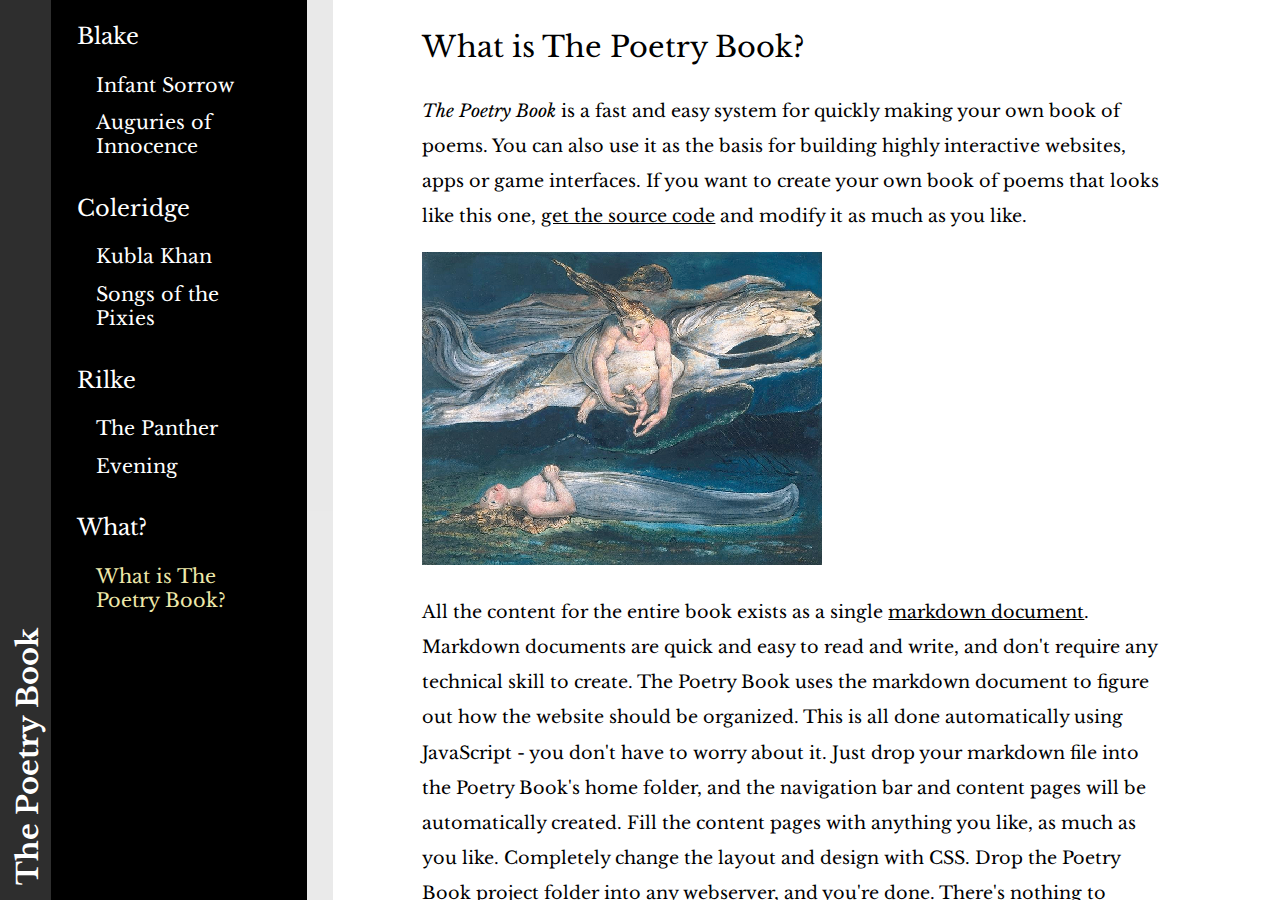
<file: index.html>
<!doctype html>
<meta charset="utf-8">
<meta name=viewport content="width=device-width, initial-scale=1.0, minimum-scale=0.5 maximum-scale=1.0">
<title></title>
<link href='http://fonts.googleapis.com/css?family=Libre+Baskerville:400,700,400italic' rel='stylesheet' type='text/css'>
<link rel="stylesheet" href="styles/poetryBook.css">
<body>
  <!-- load the JavaScript source files -->
  <script src="scripts/documents.js"></script>
  <!--
  <script src="scripts/rafPollyfill.js"></script>
  <script src="scripts/marked.js"></script>
  <script src="scripts/tree.js"></script>
  <script src="scripts/poet.js"></script>
  -->
  <script src="scripts/poetryBook.min.js"></script> 
</body>
</file>
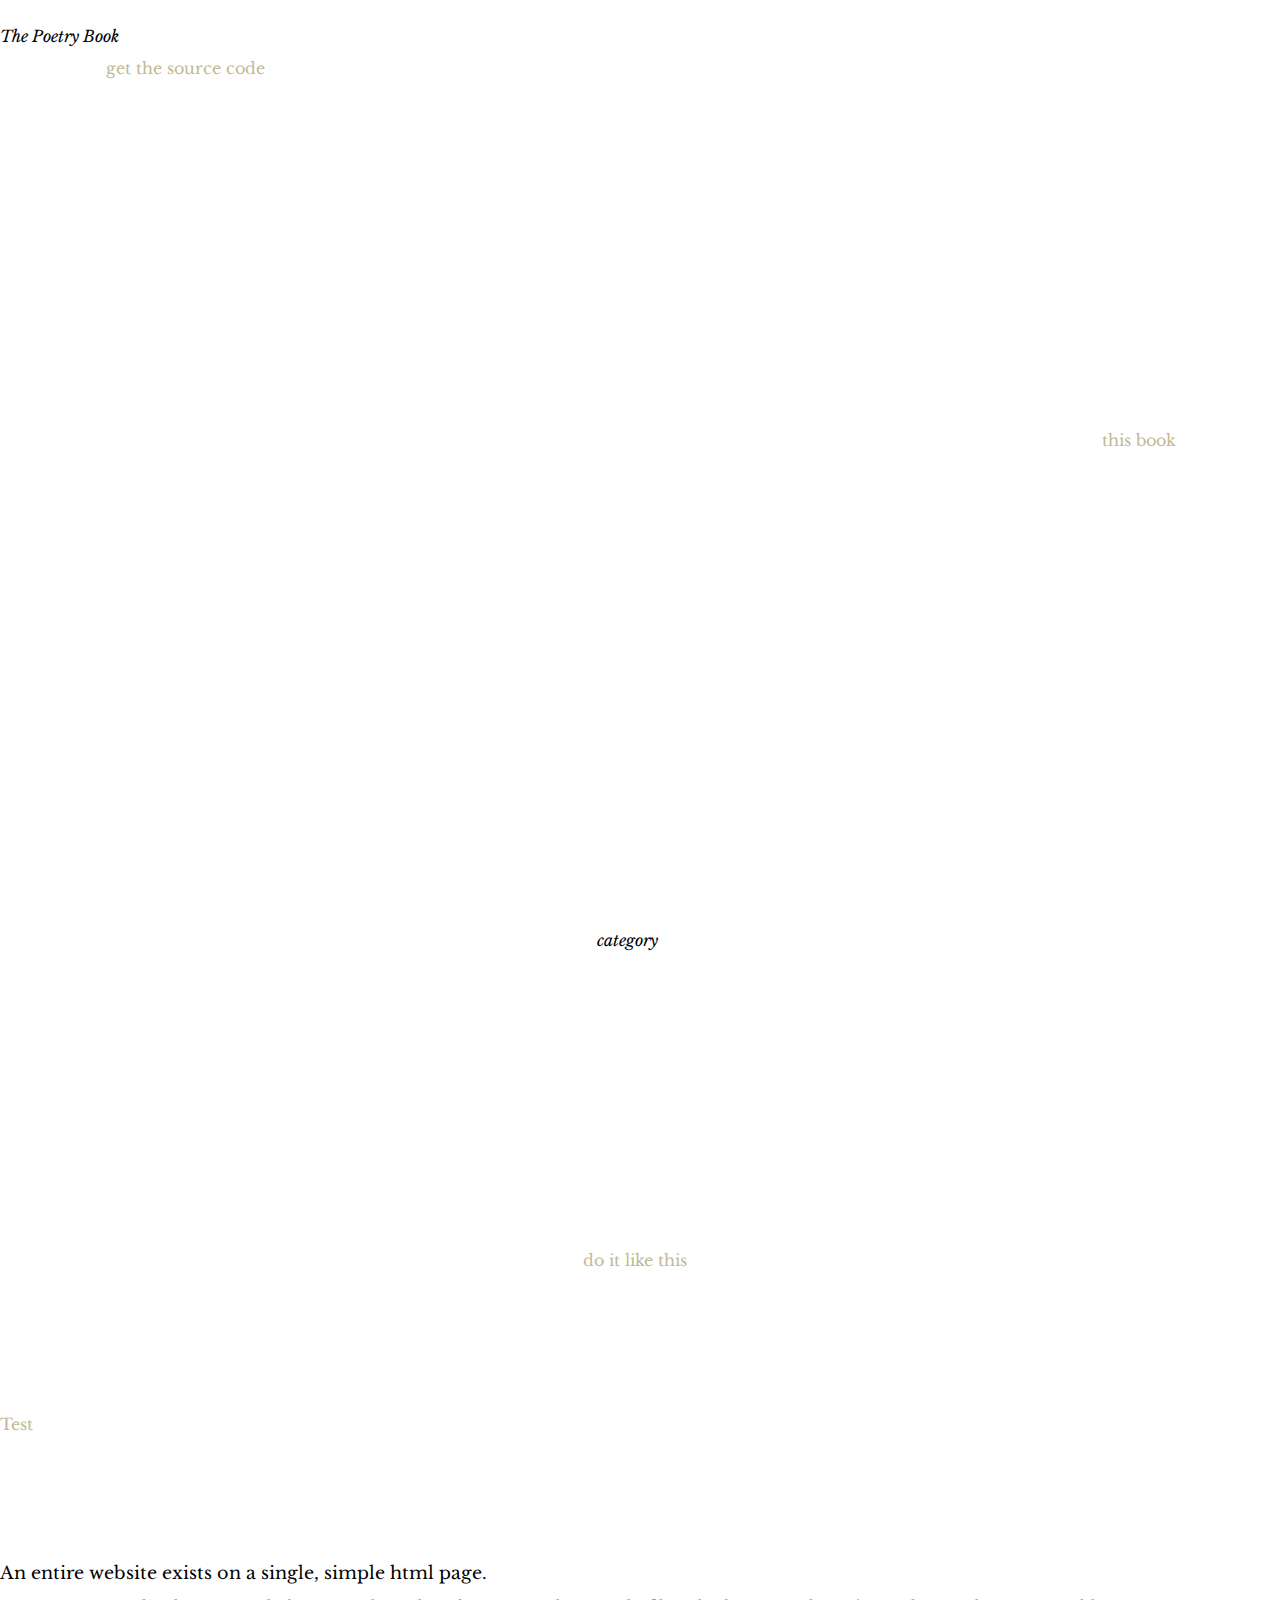
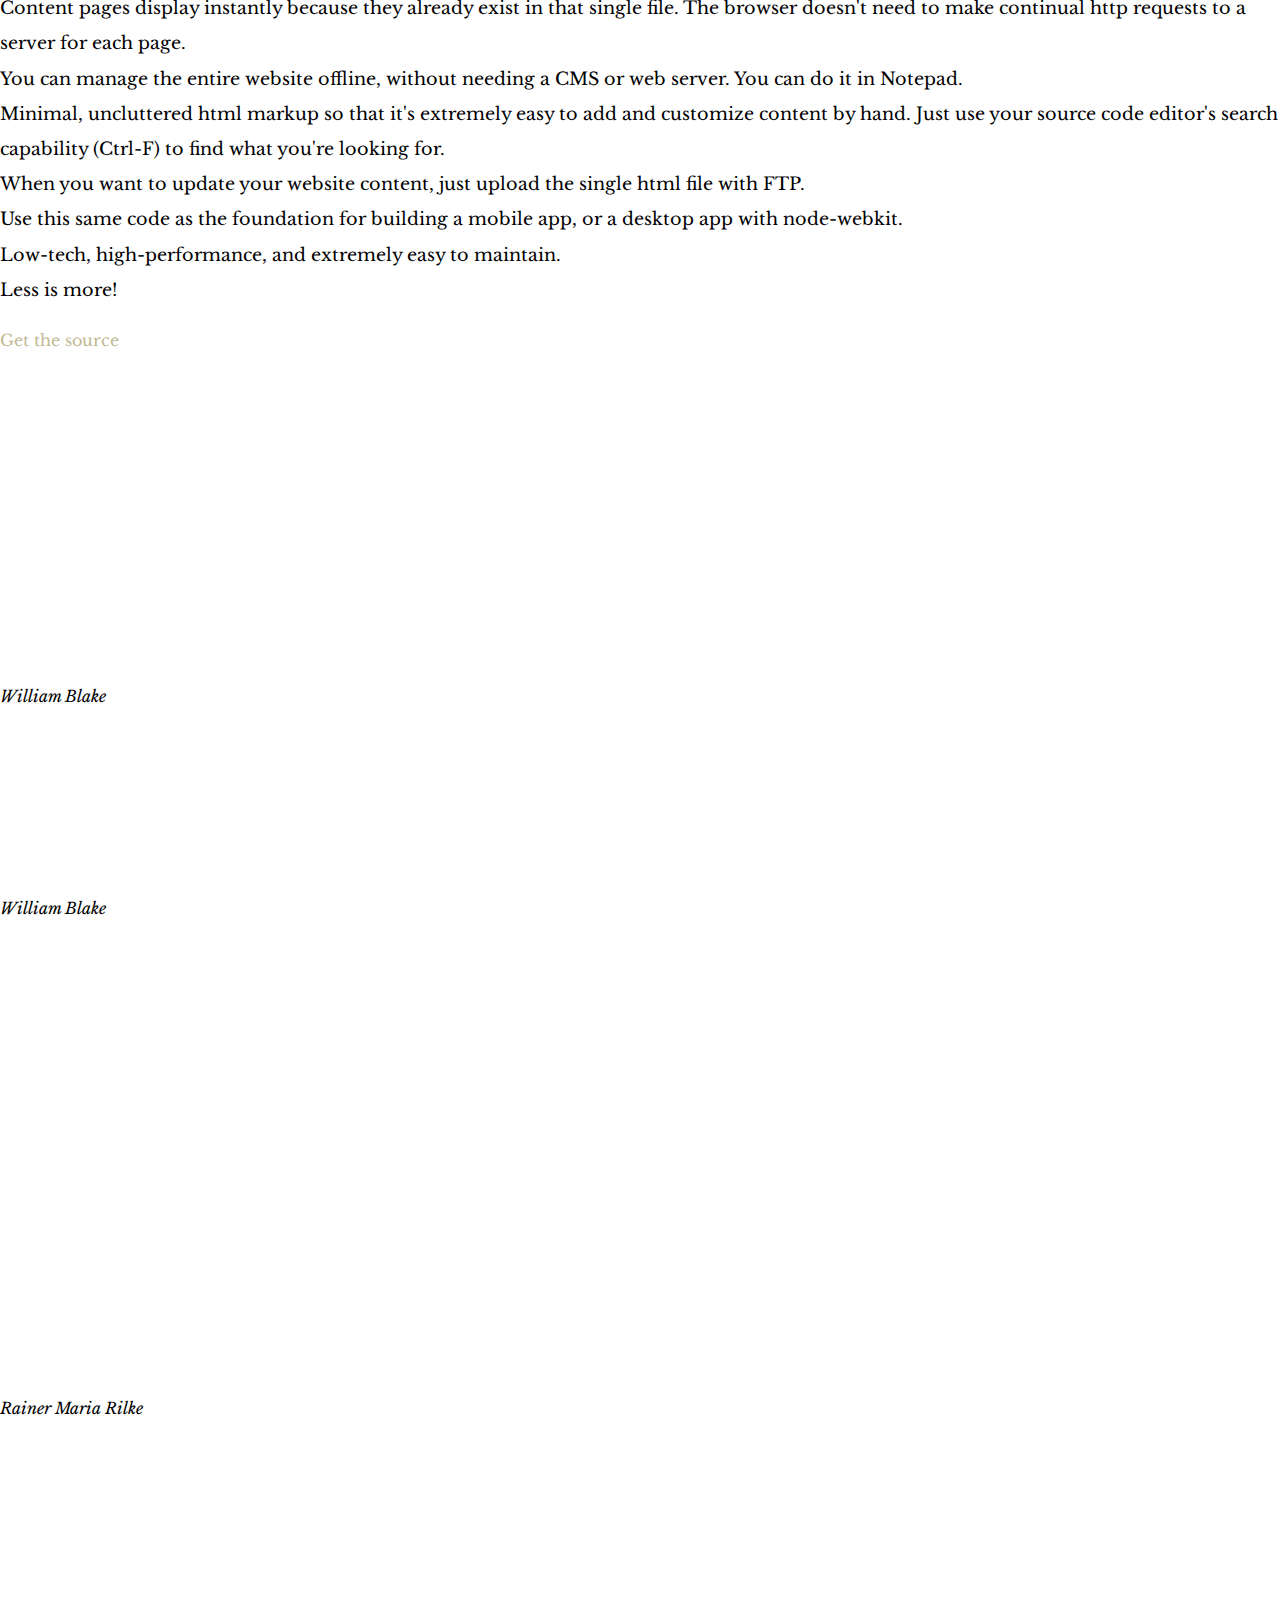
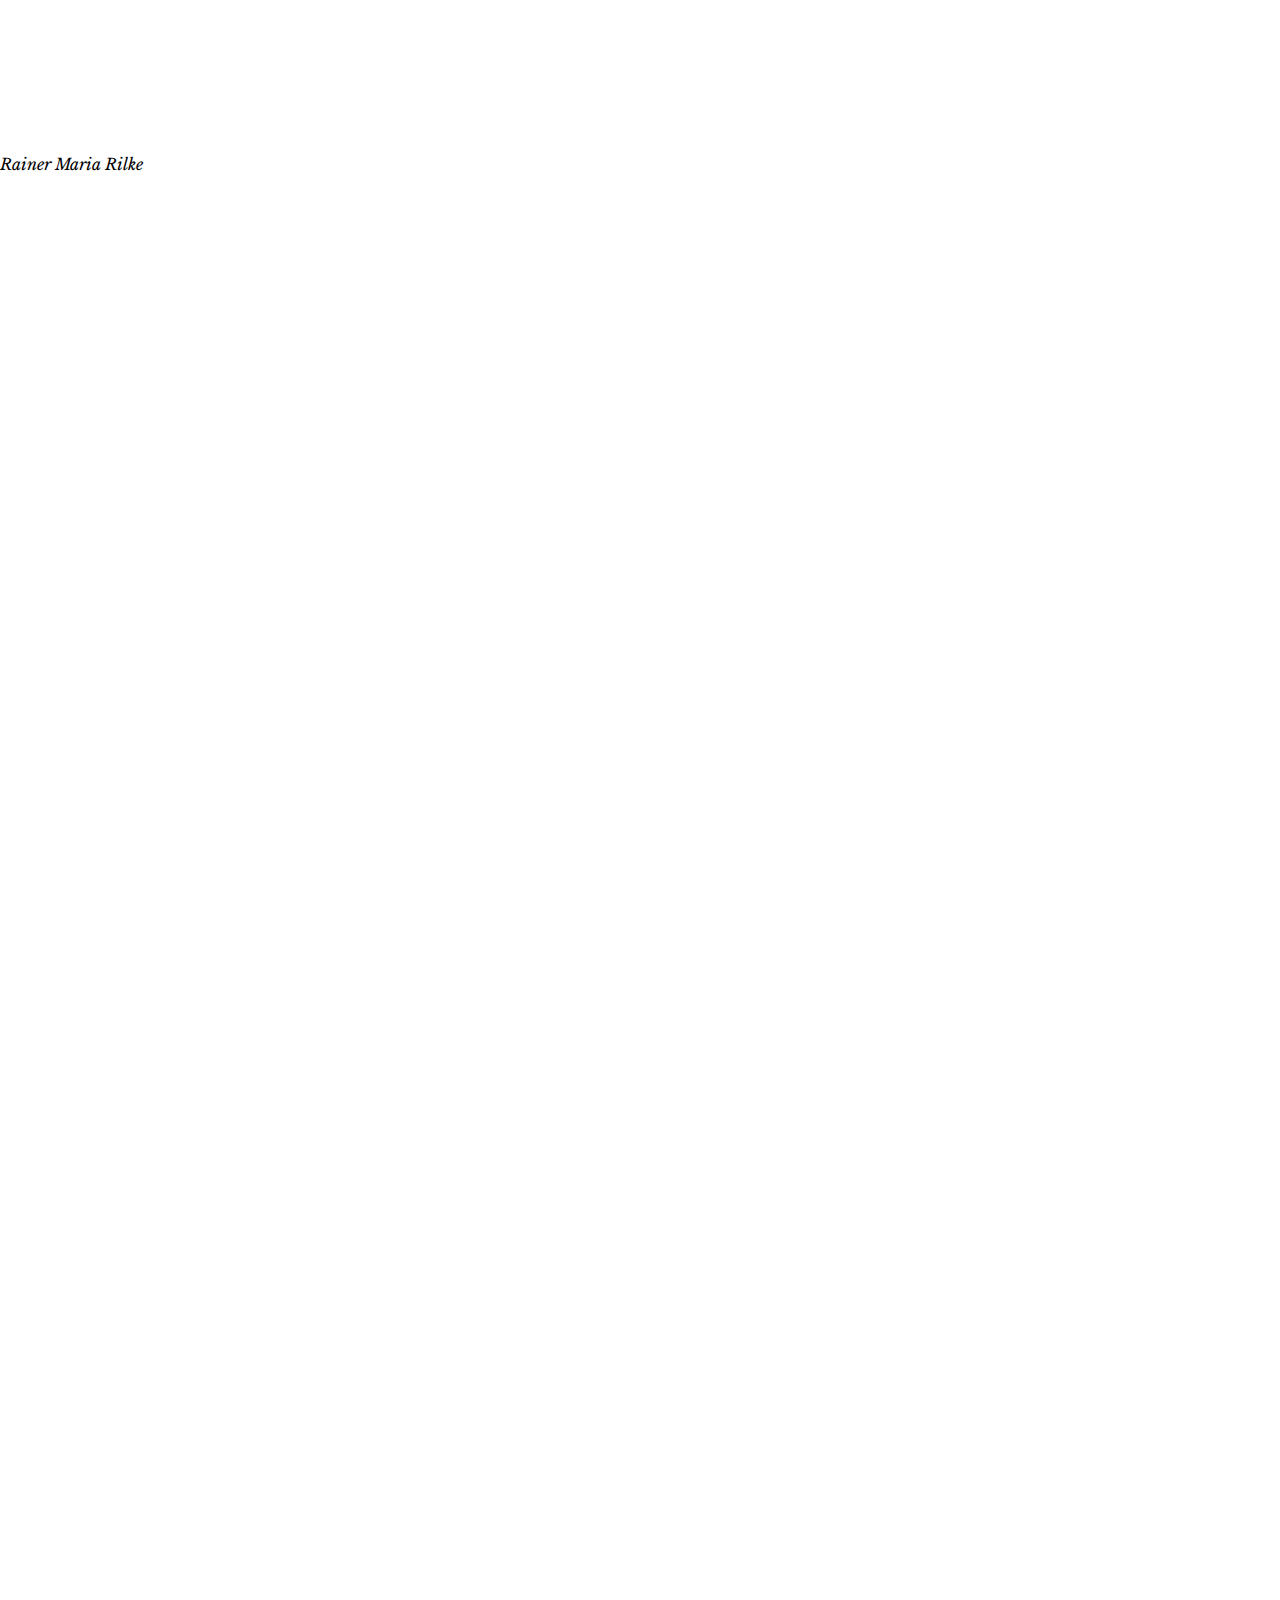
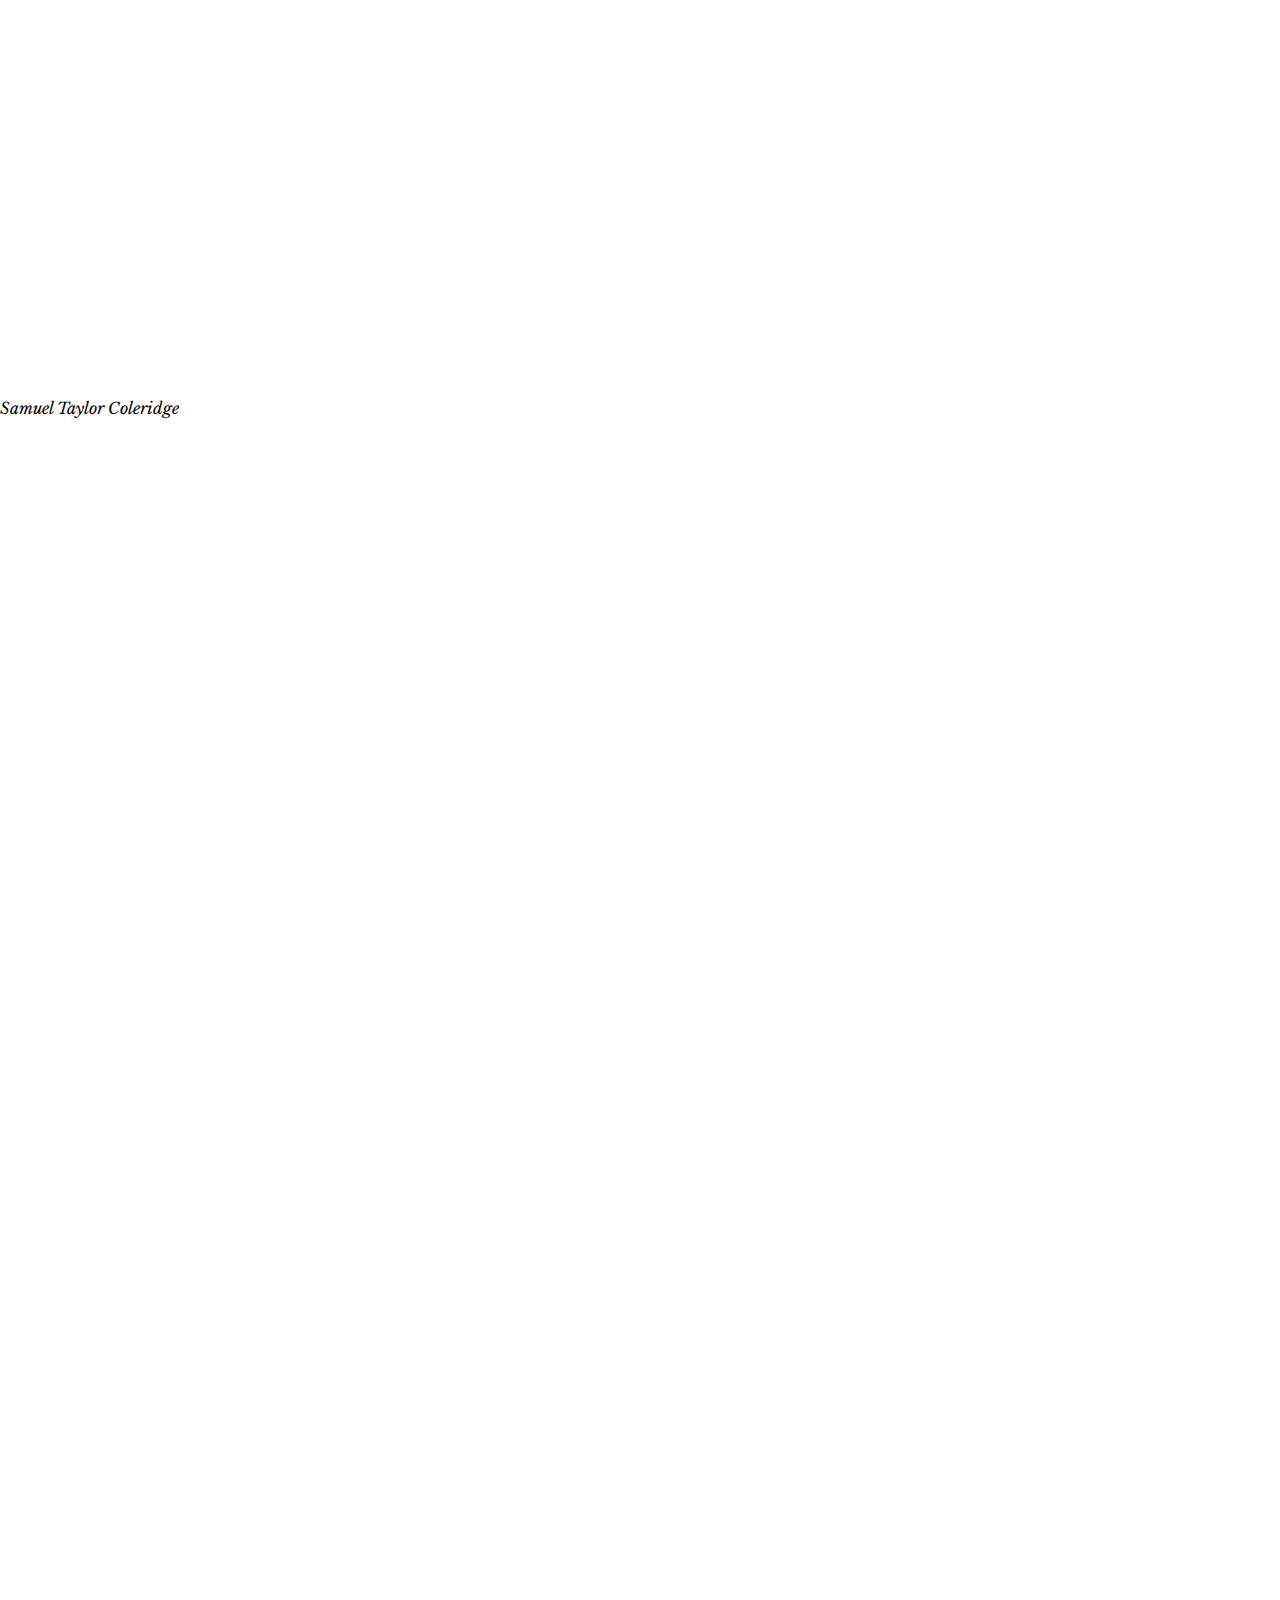
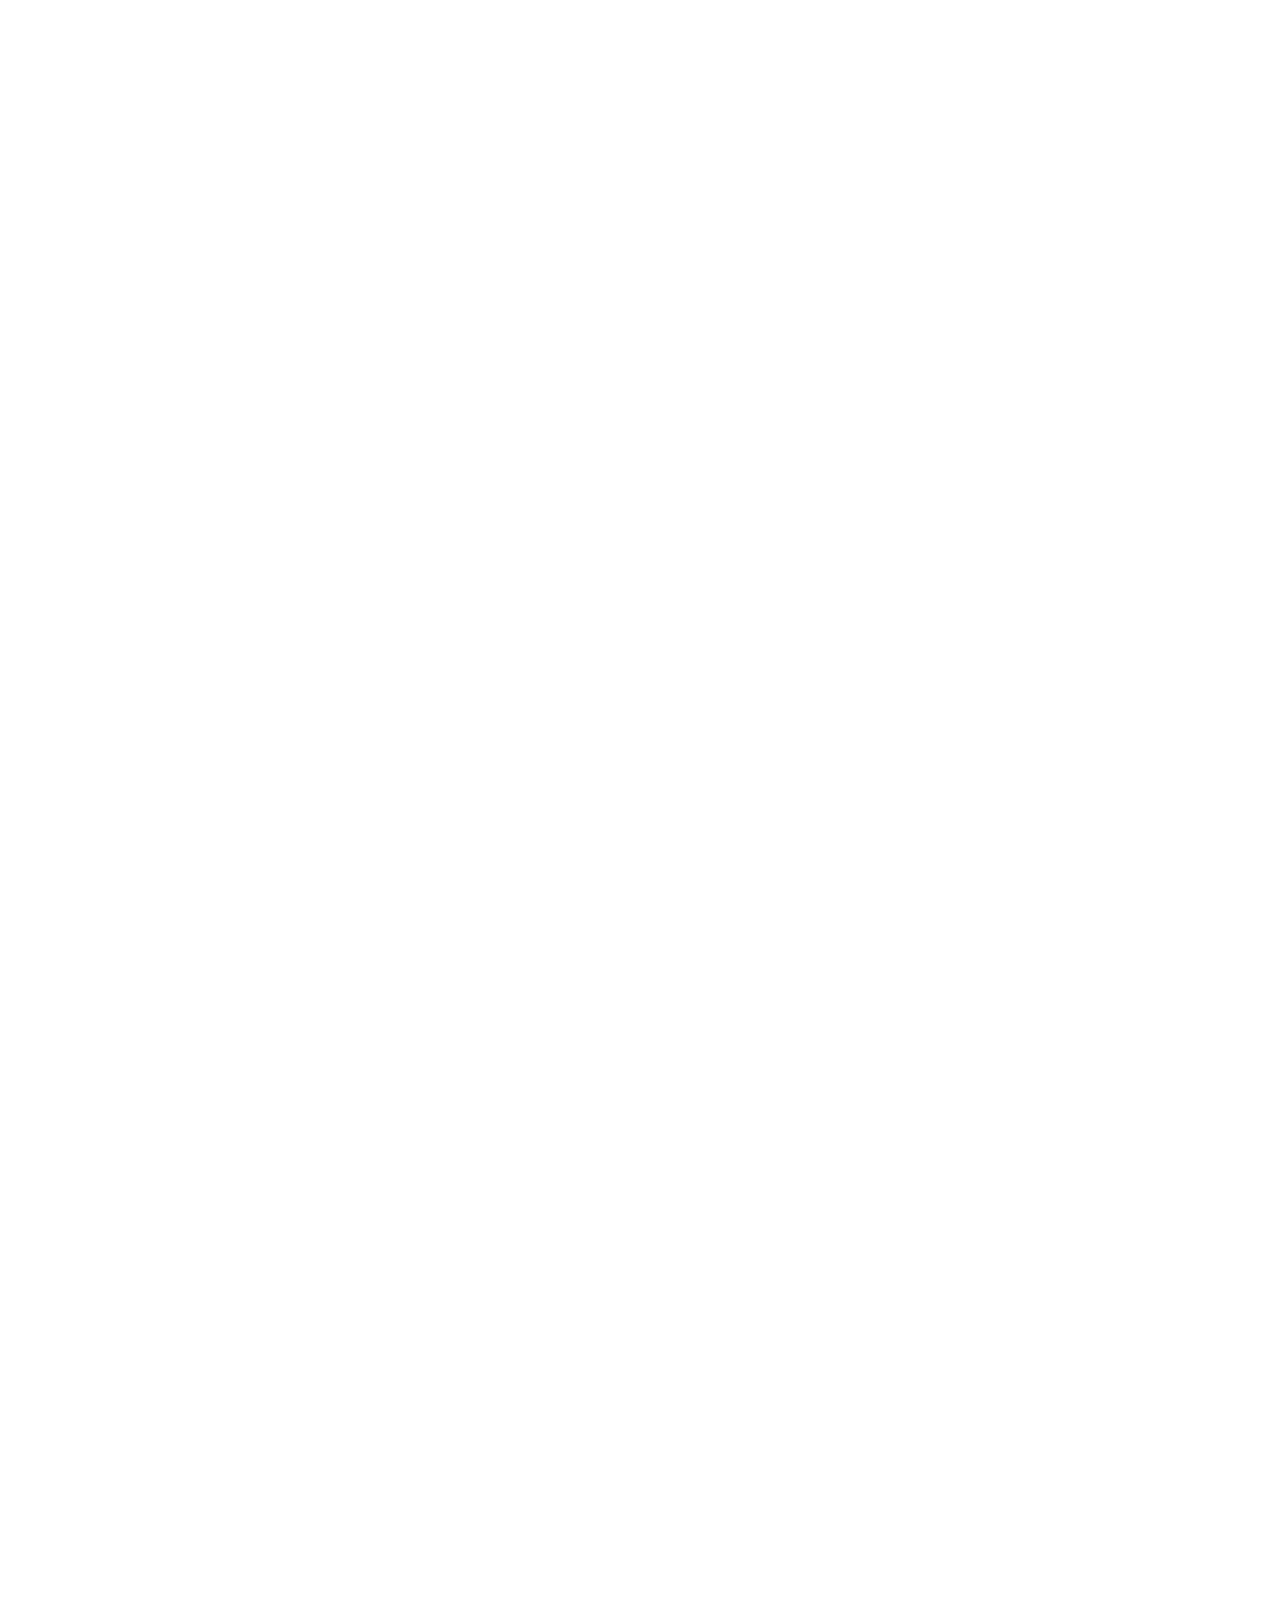
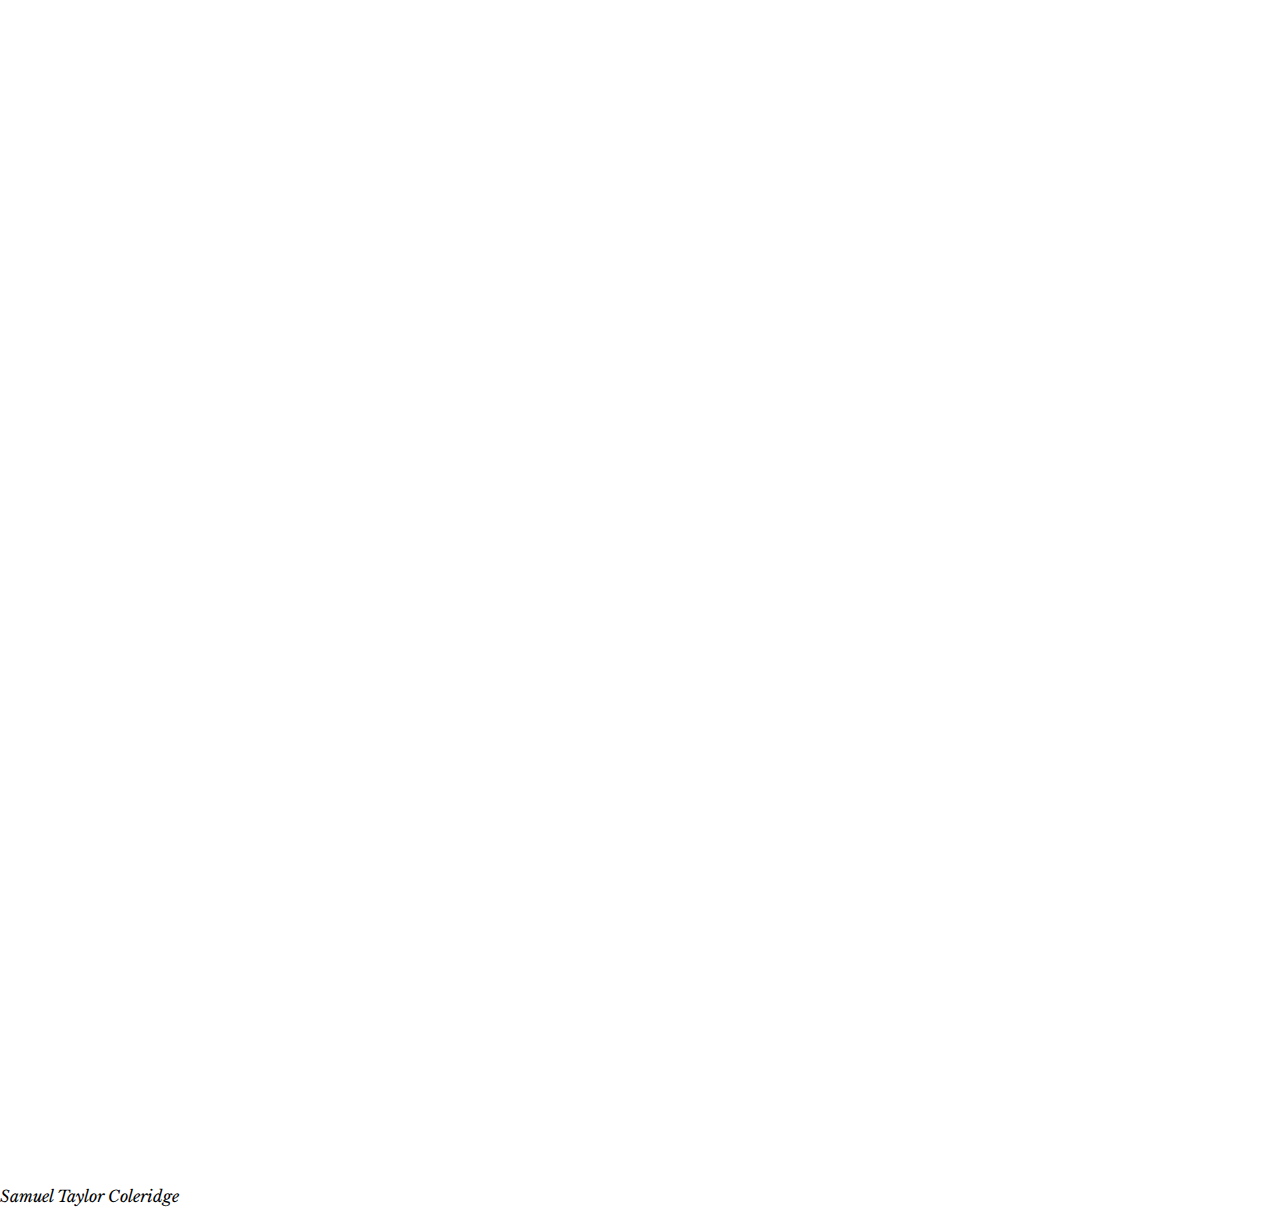
<file: poetryBook_Old.html>
<!doctype html>
<meta charset="utf-8">
<meta name=viewport content="width=device-width, initial-scale=1.0, minimum-scale=0.5 maximum-scale=1.0">
<title></title>
<link href='http://fonts.googleapis.com/css?family=Libre+Baskerville:400,700,400italic' rel='stylesheet' type='text/css'>
<script src="https://google-code-prettify.googlecode.com/svn/loader/run_prettify.js?skin=sunburst"></script>
<link rel="stylesheet" href="poetryBook.css">

<section id="book">
  
<div id="bookTitle">
  <!-- The h1 tag will be moved in here by poetryBook.js -->
</div>  
  
<nav>
  <!-- h2 and a tags are automatically added by the poetryBook.js script based on the articles --> 
</nav>

<h1>The Poetry Book</h1> 

<!-- All page sections begining with h2 tags are wrapped in <article> tags by poetryBook.js --> 
  
<h2 category="what?">What is The Poetry Book?</h2>
<p>
<em>The Poetry Book</em> is a fast and easy
system for quickly building highly interactive websites
and apps.
If you want to make a website or application that works like this one, 
<a href:"#">get the source code</a> and modify it as much as you like.
</p>
<p>  
All the content exists on a single html page
using the least possible markup. It's completely self-organizing using
JavaScript. Just drop your own content to the HTML page, and the
navigation bar and content pages will be automatically created.
Fill the content pages with anything you like, as much as you like.
It's a new way to think about websites and interactive content using the most basic technology available: plain old html.
</p>
<p>
Customize the css code to create completely new and original
layouts and designs based on this system. 
It will work on any platform. There is only one content file, so it's extremely easy to manage and displays pages instantly.
If you keep things simple, 
this might be all you need to build a small to medium-sized personal
website or focused app.
</p>
<p>  
Or, just make a poetry book.
</p>
<h3>What do you need to know?</h3>
<p>
At minimum, you should know some basic HTML and CSS.
If you don't know what those things are, you should learn them first.
(There are many resources on the internet that will help you do this. Doing a web search for "HTML and CSS tutorial" is a good place to start. The first chapter of <a href = "http://www.apress.com/programming/javascript/9781430247166" target="_blank">this book</a> is also really good).
You need to know HTML and CSS basics so that you can add content, understand how the files work together, and upload your
own poetry book onto a web server.
Then you can start customizing things like the fonts, colors and layout.
</p>
<p>
For HTML and CSS experts, go wild!
This project was intended as the simplest, bare-bones example of a new vision of what highly interactive websites and apps could be. 
</p>
<p>Perhaps it's more than that: it's a manifesto. What if all websites were like this?
Rip it apart, rebuild it, improve it, and make the web a better place.
</p>
  
<h3>How to make your own book</h3>

<p>Use this format to create new content pages in the html source:</p>
<p>
<!-- html source -->
&lt;article  category="category name"&gt;<br />
&lt;h2&gt;Name of the content page&lt;/h2&gt;<br />
... insert any ordinary html content...<br />
&lt;/article&gt;
</p>
<p> 
That's all you need to do.
</p>
<p>
All the content inside an article element will display as its own page.
The <em>category</em> attribute is used to create the navigation bar headings you see on the left.
The JavaScript code creates the navigation bar dynamically based on
these category headings, and uses them to organize the content links.
</p>
<p>
The categories will be ordered alphabetically. 
To change that, you'll need to change the JavaScript code in the 
poetryBook.js file. If that's something you're confident doing, go for it! 
But, if you don't fight it, you'll discover
that's it's really nice just to have the system organize your content for you like this.
It's just one less decision you need to make, and you can make it work for you. 
Spend the extra time you saved to write some poetry.
</p>
<p>
If you don't include a category, the article will appear at the very top of the
navigation bar, above the all the categorized articles.
</p>
<p>
A useful feature is that the first article on the HTML page, will also be the first to be
displayed when the page loads. That means if you want viewers to see the newest content first,
just add it as the first article on the page.
</p>
<p>
If you want to link a content page to another page in the book you can <a href="#SongsofthePixies">do it like this</a>:
</p>
<p>
&lt;a href="#SongsofthePixies"&gt;do it like this&lt;/a&gt;
</p>
  
<h3>Start making it</h3>
<p>
To start making your own Poetry Book visit the source code archive:
</p>
<p>
<a href:"#">Test</a>
</p>
<p>
just modify the poetryBook.html file with your own content.
(Yes, that's the very same file you're reading right now.) 
Or, start with a completely new, empty poetry book by adding content to the newPoetryBook.html file.
</p>
<h3>Why its cool</h3>
  <ul>
  <li>An entire website exists on a single, simple html page.</li>   
  <li>Content pages display instantly because they already exist in that single file. The browser doesn't need to make continual http requests to a server for each page.</li>
  <li>You can manage the entire website offline, without needing a CMS or web server. You can do it in Notepad.</li>
  <li>Minimal, uncluttered html markup so that it's extremely easy to add and customize content by hand. Just use your source code editor's search capability (Ctrl-F) to find what you're looking for.</li>
  <li>When you want to update your website content, just upload the single html file with FTP.</li>
  <li>Use this same code as the foundation for building a mobile app, or a desktop app with node-webkit.</li>
  <li>Low-tech, high-performance, and extremely easy to maintain.</li>
  <li>Less is more!</li>
  </ul>
<p><a href="#">Get the source</a>.</p>
  
<h2 category="blake">Infant Sorrow</h2>
<p>
My mother groaned, my father wept,<br>
Into the dangerous world I leapt;<br>
Helpless, naked, piping loud,<br>
Like a fiend hid in a cloud.<br>
</p>
<p>
Struggling in my father's hands,<br>
Striving against my swaddling bands,<br>
Bound and weary, I thought best<br>
To sulk upon my mother's breast.<br>
</p>
<p><em>William Blake</em></p> 
  
<h2 category="blake">Auguries of Innocence</h2>
<p>
To see a world in a grain of sand,<br>
And a heaven in a wild flower,<br>
Hold infinity in the palm of your hand,<br>	
And eternity in an hour.<br>
</p>  
<p><em>William Blake</em></p>
  
<h2 category="rilke">The Panther</h2>
<p>
His vision, from the constantly passing bars,<br>
has grown so weary that it cannot hold<br>
anything else. It seems to him there are<br>
a thousand bars; and behind the bars, no world.<br>
</p>
<p>
As he paces in cramped circles, over and over,<br>
the movement of his powerful soft strides<br>
is like a ritual dance around a center<br>
in which a mighty will stands paralyzed.<br>
</p>
<p>
Only at times, the curtain of the pupils<br>
lifts, quietly. An image enters in,<br>
rushes down through the tensed, arrested muscles,<br>
plunges into the heart and is gone.<br>
</p>
  
<p><em>Rainer Maria Rilke</em></p>
  
<h2 category="rilke">Evening</h2>
<p>
The bleak fields are asleep,<br>
My heart alone wakes.<br>
The evening in the harbour<br>
Down his red sails takes.<br>
</p>
<p>
Night, guardian of dreams,<br>
Now wanders through the land.<br>
The moon, a lily white,<br>
Blossoms within her hand.<br>
</p>
<p><em>Rainer Maria Rilke</em></p>
 
<h2 category="coleridge">Kubla Khan</h2>
<p>
In Xanadu did Kubla Khan<br>
A stately pleasure-dome decree:<br>
Where Alph, the sacred river, ran<br>
Through caverns measureless to man<br>
Down to a sunless sea.<br>
So twice five miles of fertile ground<br>
With walls and towers were girdled round;<br>
And there were gardens bright with sinuous rills,<br>
Where blossomed many an incense-bearing tree;<br>
And here were forests ancient as the hills,<br>
Enfolding sunny spots of greenery.<br>
</p>
<p>
But oh! that deep romantic chasm which slanted<br>
Down the green hill athwart a cedarn cover!<br>
A savage place! as holy and enchanted<br>
As e’er beneath a waning moon was haunted<br>
By woman wailing for her demon-lover!<br>
And from this chasm, with ceaseless turmoil seething,<br>
As if this earth in fast thick pants were breathing,<br>
A mighty fountain momently was forced:<br>
Amid whose swift half-intermitted burst<br>
Huge fragments vaulted like rebounding hail,<br>
Or chaffy grain beneath the thresher’s flail:<br>
And mid these dancing rocks at once and ever<br>
It flung up momently the sacred river.<br>
Five miles meandering with a mazy motion<br>
Through wood and dale the sacred river ran,<br>
Then reached the caverns measureless to man,<br>
And sank in tumult to a lifeless ocean;<br>
And ’mid this tumult Kubla heard from far<br>
Ancestral voices prophesying war!<br>
The shadow of the dome of pleasure<br>
Floated midway on the waves;<br>
Where was heard the mingled measure<br>
From the fountain and the caves.<br>
It was a miracle of rare device,<br>
A sunny pleasure-dome with caves of ice!<br>
</p>
<p>
A damsel with a dulcimer<br>
In a vision once I saw:<br>
It was an Abyssinian maid<br>
And on her dulcimer she played,<br>
Singing of Mount Abora.<br>
Could I revive within me<br>
Her symphony and song,<br>
To such a deep delight ’twould win me,<br>
That with music loud and long,<br>
I would build that dome in air,<br>
That sunny dome! those caves of ice!<br>
And all who heard should see them there,<br>
And all should cry, Beware! Beware!<br>
His flashing eyes, his floating hair!<br>
Weave a circle round him thrice,<br>
And close your eyes with holy dread<br>
For he on honey-dew hath fed,<br>
And drunk the milk of Paradise.<br>
  
<p><em>Samuel Taylor Coleridge</em>
</p>
 
  
 
<h2 category="coleridge">Songs of the Pixies</h2>
<p>
I.<br>
Whom the untaught Shepherds call<br>
Pixies in their madrigal,<br>
Fancy's children, here we dwell:<br>
Welcome, Ladies! to our cell.<br>
Here the wren of softest note<br>
Builds its nest and warbles well;<br>
Here the blackbird strains his throat;<br>
Welcome, Ladies! to our cell.<br>
</p>
<p>
II.<br>
When fades the moon to shadowy-pale,<br>
And scuds the cloud before the gale,<br>
Ere the Morn, all gem-bedight,<br>
Hath streak'd the East with rosy light,<br>
We sip the furze-flower's fragrant dews<br>
Clad in robes of rainbow hues:<br>
Or sport amid the shooting gleams<br>
To the tune of distant-tinkling teams,<br>
While lusty Labour scouting sorrow<br>
Bids the Dame a glad good-morrow,<br>
Who jogs the accustomed road along,<br>
And paces cheery to her cheering song.<br>
</p>
<p>
III.<br>
But not our filmy pinion<br>
We scorch amid the blaze of day,<br>
When Noontide's fiery-tressed minion<br>
Flashes the fervid ray.<br>
Aye from the sultry heat<br>
We to the cave retreat<br>
O'ercanopied by huge roots intertwined<br>
With wildest texture, blackened o'er with age:<br>
Round them their mantle green the ivies bind,<br>
Beneath whose foliage pale<br>
Fanned by the unfrequent gale<br>
We shield us from the Tyrant's mid-day rage.<br>
</p>
<p>
IV.<br>
Thither, while the murmuring throng<br>
Of wild-bees hum their drowsy song,<br>
By Indolence and Fancy brought,<br>
A youthful Bard, 'unknown to Fame',<br>
Wooes the Queen of Solemn Thought,<br>
And heaves the gentle misery of a sigh,<br>
Gazing with tearful eye,<br>
As round our sandy grot appear<br>
Many a rudely sculptured name<br>
To pensive Memory dear!<br>
Weaving gay dreams of sunny-tinctured hue<br>
We glance before his view:<br>
O'er his hush'd soul our soothing witcheries shed<br>
And twine the future garland round his head.<br>
</p>
<p>
V.<br>
When Evening's dusky car<br>
Crowned with her dewy star<br>
Steals o'er the fading sky in shadowy flight;<br>
On leaves of aspen trees<br>
We tremble to the breeze<br>
Veiled from the grosser ken of mortal sight.<br>
Or, haply, at the visionary hour,<br>
Along our wildly-bowered sequestered walk,<br>
We listen to the enamoured rustic's talk;<br>
Heave with the heavings of the maiden's breast,<br>
Where young-eyed Loves have hid their turtle nest;<br>
Or guide of soul-subduing power<br>
The glance, that from the half-confessing eye<br>
Darts the fond question or the soft reply.<br>
</p>
<p>
VI.<br>
Or through the mystic ringlets of the vale<br>
We flash our faery feet in gamesome prank;<br>
Or, silent-sandal'd, pay our defter court,<br>
Circling the Spirit of the Western Gale,<br>
Where wearied with his flower-caressing sport,<br>
Supine he slumbers on a violet bank;<br>
Then with quaint music hymn the parting gleam<br>
By lonely Otter's sleep-persuading stream;<br>
Or where his wave with loud unquiet song<br>
Dashed o'er the rocky channel froths along;<br>
Or where, his silver waters smoothed to rest,<br>
The tall tree's shadow sleeps upon his breast.<br>
</p>
<p>
VII.<br>
Hence thou lingerer, Light!<br>
Eve saddens into Night.<br>
Mother of wildly-working dreams! we view<br>
The sombre hours, that round thee stand<br>
With down-cast eyes (a duteous band!)<br>
Their dark robes dripping with the heavy dew.<br>
Sorceress of the ebon throne!<br>
Thy power the Pixies own,<br>
When round thy raven brow<br>
Heaven's lucent roses glow,<br>
And clouds in watery colours drest<br>
Float in light drapery o'er thy sable vest:<br>
What time the pale moon sheds a softer day<br>
Mellowing the woods beneath its pensive beam:<br>
For mid the quivering light 'tis ours to play,<br>
Aye dancing to the cadence of the stream.<br>
</p>
<p>
VIII.<br>
Welcome, Ladies! to the cell<br>
Where the blameless Pixies dwell:<br>
But thou, sweet Nymph! proclaimed our Faery Queen,<br>
With what obeisance meet<br>
Thy presence shall we greet?<br>
For lo! attendant on thy steps are seen<br>
Graceful Ease in artless stole,<br>
And white-robed Purity of soul,<br>
With Honour's softer mien;<br>
Mirth of the loosely-flowing hair,<br>
And meek-eyed Pity eloquently fair,<br>
Whose tearful cheeks are lovely to the view,<br>
As snow-drop wet with dew.<br>
</p>
<p>
IX.<br>
Unboastful Maid! though now the Lily pale<br>
Transparent grace thy beauties meek;<br>
Yet ere again along the impurpling vale,<br>
The purpling vale and elfin-haunted grove,<br>
Young Zephyr his fresh flowers profusely throws,<br>
We'll tinge with livelier hues thy cheek;<br>
And, haply, from the nectar-breathing Rose<br>
Extract a Blush for Love!<br>
</p>
  
<p><em>Samuel Taylor Coleridge</em></p>
  
</section>

<!-- load the poetryBook.js file -->
<script src="poetryBook.js"></script>
</file>
<file: styles/poetryBook.css>
* {
  margin: 0px;
  padding: 0px;
  font-size: 100%;
  color: white;
  font-family:'Libre Baskerville', serif;
}
/* Always set toc's display to none to preven the table 
of contents displaying */
#toc {
  display: none;
}
body, html {
  width: 100%;
  height: 100%;
  background-color: white;
}
.section0 {
  position: relative;
  width: 100%;
  height: 100%;
  float: left;
  background-color: transparent;
  padding: 0%;
  overflow-x: hidden;
}
p {
  font-size: 1em;
  line-height: 2em;
  padding-bottom: 1em;
}
ul {
  padding-bottom: 1em;
}
ul li {
  line-height: 2em;
}
a {
  color: #c2ba95;
  text-decoration: none;
}
a:hover {
  color: #c2ba95;
  text-decoration: underline;
}
header {
  position: absolute;
  left: 0%;
  height: 100%;
  width: 4%;
  background-color: #2E2E2E;
}
/*
In this example the Poetry Book title is in an 
h1 tag that's been rotated 90% around it's top left corner.
Play around with the h1 element's left, bottom and width properties to fit it exactly.
Confusingly, the width property represents the h1 element's width *before* it was rotated.
That means that, after rotation, it's width will apprear to be its height. Yes, it's confusing! 
Because of this, you need to set a maximum width in pixels to give the text inside 
the h1 tag enough room to flow up the page.
Set the h1 element's background-color to red help you debug positioning problems
*/
 h1 {
  font-size: 1.8em;
  color: white;
  position: absolute;
  bottom: -1em;
  left: 0.18em;
  width: 800px;
  padding-left: 0.1em;
  padding-top: 0.16em;
  /* background-color: red; */
  /* Rotate the text */
  -webkit-transform: rotate(-90deg);
  -moz-transform: rotate(-90deg);
  -ms-transform: rotate(-90deg);
  -o-transform: rotate(-90deg);
  transform: rotate(-90deg);
  filter: progid:DXImageTransform.Microsoft.BasicImage(rotation=3);
  /* Make the rotation happen around the top left corner */
  -webkit-transform-origin: top left;
  -moz-transform-origin: top left;
  -ms-transform-origin: top left;
  -o-transform-origin: top left;
  transform-origin: top left;
}
.section0 nav {
  position: absolute;
  left: 4%;
  height: 100%;
  width: 16%;
  background-color: black;
  padding-left: 2%;
  padding-right: 2%;
  overflow-y: scroll;
  overflow-x: auto;
  z-index: 2;
}
.section0 nav a {
  display: block;
  padding-bottom: 0.7em;
  padding-left: 1em;
  color: white;
  font-size: 1.2em;
  outline: none;
}
.section0 nav a:hover {
  color: #eee8aa;
  text-decoration: none;
}
.section0 nav span {
  display: block;
  font-size: 1.4em;
  color: white;
  padding-top: 1em;
  padding-bottom: 1em;
}
/* This next style is just used to add 3em of padding to the top
of the first section that doesn't have a category. This is
so that it's neatly padded from the top of the page */
.section0 nav a:first-child {
  padding-top: 3em;
}
nav a:last-child {
  padding-bottom: 2em;
}
nav a[state=selected] {
  color: #eee8aa;
}
nav a[state=unselected] {
  color: white;
}
em, code {
  color: black;
}
pre {
  padding-bottom: 1em;
}
/* 
<section> tags are created automatically by poetryBook.js when it loads the 
markdown document. It wraps each content section beginning with <h2> or ## in
an <section> tag, so that the content pages can be positioned.*/
.section1 {
  position: absolute;
  left: 23%;
  width: 58%;
  height: 100%;
  color: black;
  opacity: 0;
  display: block;
  padding-left: 10%;
  padding-right: 10%;
  overflow-y: scroll;
  overflow-x: hidden;
  background-color: white;
  transition: opacity 0.5s;
  -moz-transition: opacity 0.5s;
  /* Firefox 4 */
  -webkit-transition: opacity 0.5s;
  /* Safari and Chrome */
  -o-transition: opacity 0.5s;
  /* Opera */
  -ms-transition: opacity 0.5s;
  /* IE */
  /* Prevent Safari flickering transition bug */
  -webkit-backface-visibility: hidden;
}
.section1 p, ul li {
  font-size: 1.1em;
  color: black;
}
.section1 h2, .section1 h3 {
  font-size: 1.8em;
  color: black;
  font-weight: normal;
  padding-top: 1em;
  padding-bottom: 1em;
}
.section1 h3 {
  font-size: 1.6em;
}
.section1 h4 {
  font-size: 1.2em;
  color: black;
  padding-bottom: 1em;
  padding-top: 1em;
}
.section1 h5, .section1 h6, {
  font-size: 1em;
}
.section1 a {
  color: black;
  text-decoration: underline;
  outline: none;
  font-size: 1em;
}
.section1 a:hover {
  color: grey;
}
.section1 p:last-child {
  padding-bottom: 3em;
}
/* The next two styles will display or hide <section> tags that belong to the .section1
class based on their selection state set by the poet.js program */
section .section1[state=selected] {
  opacity: 1;
  z-index: 1;
}
section .section1[state=unselected] {
  z-index: 0;
  opacity: 0;
}
/* 
Use these next styles for any sub-navigation you might have inside the sections 
<h3> tags inside <section> tags used to automatically build the sub-navigation bar.
To prevent the sub-navigation bar from displaying, use this:

section nav
{
  display: none;
}
*/
.section1 nav {
  background-color: #2E2E2E;
  width: 12%;
  height: 99%;
  padding-left: 1%;
  padding-right: 2%;
  padding-bottom: 1%;
  top: 0%;
  left: 11%;
  position: fixed;
  opacity: 0.1;
  overflow-y: scroll;
  overflow-x: hidden;
  color: white;
  font-size: 1em;
  outline: none;
  text-decoration: none;
  transition: left 0.2s, opacity 0.2s;
  -moz-transition: left 0.2s, opacity 0.2s;
  /* Firefox 4 */
  -webkit-transition: left 0.2s, opacity 0.2s;
  /* Safari and Chrome */
  -o-transition: left 0.2s, opacity 0.2s;
  /* Opera */
  -ms-transition: left 0.2s, opacity 0.2s;
  /* IE */
  /* Prevent Safari flickering transition bug */
  -webkit-backface-visibility: hidden;
}
.section1 nav a {
  text-decoration: none;
  font-size: 1em;
}
.section1 nav:hover {
  left: 23%;
  opacity: 1;
}
.section1 nav a:hover {
  color: #eee8aa;
}
/* Prevent deep sub-section navigation bars from displaying, if there are any */
 .section2 nav, .section3 nav, .section4 nav, .section5 nav {
  display: none;
}
/* 
If you need to style an individual section that contains the 
page content, it will have the same id name as that page's url location hash.
For example, here's how to style a section that has the url #songsofthepixies:

#songsofthepixies
{
  background-color: red;
}
*/

/* Hidden Content */
 .x {
  display: none;
}
/*
Hidden content

If a headig is given a class called "x", in the 
markdown document, the content won't appear in the navigation bar.

** Unlinked Content [x] **

This is translated into the following HTML

<h2 class="x">Unlinked Content</h2>

The tree.js file will wrap an <section> tag around all the content that belongs
to that heading, to make a new tag that looks something like this:

<section class="x" id="unlinkedcontent">

(The id will be the same as <h2> title, except in lower case without spaces or punctuation.)
That means you can selectively display this content depending on user interaction.
This is the basis for creating complex user interfaces.
To see this in action, uncomment the next section of css code and 
reload the index.html page.
*/

/*
#unlinkedcontent
{
  z-index: 2000;
  left: 35%;
  top: 25%;
  width: 50%;
  height: 50%;
  background-color: rgba(0, 0, 0, 0.8);
  display: block;
  opacity: 100;
  padding: 1em;
  -moz-box-shadow:    5px 5px 5px rgba(0, 0, 0, 0.5);
  -webkit-box-shadow: 5px 5px 5px rgba(0, 0, 0, 0.5);
  box-shadow:         5px 5px 5px rgba(0, 0, 0, 0.5); 
}

#unlinkedcontent *
{
  font-size: 1.2em;
  line-height: 1.4em;
  color: white;
}

#unlinkedcontent h2
{
  font-size: 1.4em;
  padding-top: 0;
  display: block;
}
*/

/* Responsive design styles */

/* Styles for screens under 1150px */
 @media all and (max-width: 1150px) {
  h1 {
    font-size: 1.4em;
  }
}
/* Styles for screens under 850px */
 @media all and (max-width: 850px) {
  /*Make fonts smaller*/
  .section0 nav h2, .section1 h2 {
    font-size: 1em;
  }
  .section1 h3, .section0 nav a {
    font-size: 0.9em;
  }
  .section1 h4 {
    font-size: 0.875em;
  }
  .section1 p, section li {
    font-size: 0.875em;
  }
  /* Move the title heading from the side to the top*/
  .section0 nav {
    width: 20%;
    height: 80%;
    top: 20%;
    left: 0%;
  }
  header {
    height: 20%;
    width: 20%;
    padding-left: 2%;
    padding-right: 2%;
    z-index: 2;
  }
  h1 {
    top: 0.5em;
    left: 1em;
    font-size: 1.6em;
    padding: 0;
    margin:0;
    width: auto;
    height:auto;
    -webkit-transform: rotate(0deg);
    -moz-transform: rotate(0deg);
    -ms-transform: rotate(0deg);
    -o-transform: rotate(0deg);
    transform: rotate(0deg);
    filter: progid:DXImageTransform.Microsoft.BasicImage(rotation=0);
  }
  .section1 nav {
    display: none;
  }
  .section1 img {
    width: 80%;
  }
}
</file>
<file: poetryBook.css>
*
{
  margin: 0px;
  padding: 0px;
  font-size: 100%;
  color: white;
  font-family: 'Libre Baskerville', serif;
}

#toc
{
  display: none;
}

body, html
{
  width: 100%;
  font-size: 100%;
  height: 100%;
  background-color: white;
}

.section0
{
  position: relative;
  width: 100%;
  height: 100%;
  float: left;
  background-color: transparent;
  padding: 0%;
  overflow-x: hidden;
}

p
{
  font-size: 1em;
  line-height: 2em;
  padding-bottom: 1em;
}

ul
{
  padding-bottom: 1em;
}

ul li
{
  line-height: 2em;
}

a
{
  color: #c2ba95;
  text-decoration: none;
}

a:hover
{
  color: #c2ba95;
  text-decoration: underline;
}

header
{
  position: absolute;
  left: 0%;
  height: 100%;
  width: 4%;
  background-color: #2E2E2E;
}

/*
In this example the Poetry Book title is in an 
h1 tag that's been rotated 90% around it's top left corner.
Play around with the h1 element's left, bottom and width properties to fit it exactly.
Confusingly, the width property represents the h1 element's width *before* it was rotated.
That means that, after rotation, it's width will apprear to be its height. Yes, it's confusing! 
Because of this, you need to set a maximum width in pixels to give the text inside 
the h1 tag enough room to flow up the page.
Set the h1 element's background-color to red help you debug positioning problems
*/
h1
{
  font-size: 1.8em;
  color: white;
  position: absolute;
  bottom: -1em;
  left: 0.18em;
  width: 800px;
  /* background-color: red; */
  
  /* Rotate the text */
  -webkit-transform: rotate(-90deg); /* Safari */
  -moz-transform: rotate(-90deg); /* Firefox */
  -ms-transform: rotate(-90deg); /* IE */
  -o-transform: rotate(-90deg); /* Opera */
  transform: rotate(-90deg); /* Generic */
  filter: progid:DXImageTransform.Microsoft.BasicImage(rotation=3); /* Internet Explorer */
    
  /* Make the rotation happen around the top left corner */
  -webkit-transform-origin: top left;
  -moz-transform-origin: top left;
  -ms-transform-origin: top left;
  -o-transform-origin: top left;
  transform-origin: top left;
}
.section0 nav
{
  position: absolute;
  left: 4%;
  height: 100%;
  width: 16%;
  background-color: black;
  padding-left: 2%;
  padding-right: 2%;
  overflow-y: scroll;
  overflow-x: auto;
  z-index: 3000;
}

.section0 nav a, .section0 nav a.unselected
{
  display: block;
  padding-bottom: 0.7em;
  padding-left: 1em;
  color: white;
  font-size: 1em;
  outline: none;
}

.section0 nav a:hover, .section0 nav a.selected
{
  color: #eee8aa;
  text-decoration: none;
}

.section0 nav span
{
  display: block;
  font-size: 1.2em;
  color: white; 
  padding-top: 1em;
  padding-bottom: 1em;
}

/* This next style is just used to add 3em of padding to the top
of the first section that doesn't have a category. This is
so that it's neatly padded from the top of the page */
.section0 nav a:first-child
{
  padding-top: 3em;
}

nav a:last-child
{
  padding-bottom: 2em;
}


em, code
{
  color: black;
}

/* 
<section> tags are created automatically by poetryBook.js when it loads the 
markdown document. It wraps each content section beginning with <h2> or ## in
an <section> tag, so that the content pages can be positioned.
*/

.section1
{
  position: absolute;
  left: 23%;
  width: 58%;
  height: 100%;
  color: black;
  opacity: 0;
  display: block;
	
  padding-left: 10%;
  padding-right: 10%;
	
  overflow-y: scroll;
  overflow-x: hidden;
	
  background-color: white;
	
  transition: opacity 0.5s;
  -moz-transition: opacity 0.5s; /* Firefox 4 */
  -webkit-transition: opacity 0.5s; /* Safari and Chrome */
  -o-transition: opacity 0.5s; /* Opera */
  -ms-transition: opacity 0.5s; /* IE */ 
  
  /* Prevent Safari flickering transition bug */
  -webkit-backface-visibility: hidden;
}

.section1 p, ul li
{
  font-size: 1.1em;
  color: black;
}

.section1 h2, .section1 h3
{
  font-size: 1.8em;
  color: black;
  font-weight: normal;
  padding-top: 1em;
  padding-bottom: 1em;
}

.section1 h3
{
  font-size: 1.6em;
}

.section1 h4
{
  font-size: 1.2em;
}

.section1 h5, .section1 h6, 
{
  font-size: 1em;
}

.section1 a
{
  color: black;
  text-decoration: underline;
  outline: none;
}
.section1 a:hover
{
  color: grey;
}

.section1 p:last-child
{
  padding-bottom: 3em;
}

/* 
Use these next styles for any sub-navigation you might have inside the sections 
<h3> tags inside <section> tags used to automatically build the sub-navigation bar.
To prevent the sub-navigation bar from displaying, use this:

section nav
{
  display: none;
}
*/

.section1 nav
{
  background-color: #2E2E2E;
  width: 12%;
  height: 99%;
  padding-left: 1%;
  padding-right: 2%;
  padding-bottom: 1%;
  top: 0%;
  left: 11%;
  position: fixed;
  opacity: 0.1;
  overflow-y: scroll;
  overflow-x: hidden; 
  
  transition: left 0.2s, opacity 0.2s;
  -moz-transition: left 0.2s, opacity 0.2s; /* Firefox 4 */
  -webkit-transition: left 0.2s, opacity 0.2s; /* Safari and Chrome */
  -o-transition: left 0.2s, opacity 0.2s; /* Opera */
  -ms-transition: left 0.2s, opacity 0.2s; /* IE */ 
  
  /* Prevent Safari flickering transition bug */
  -webkit-backface-visibility: hidden;
}

.section1 nav:hover
{
  left: 23%;
  opacity: 1;
}

.section1 nav a
{
  display: block;
  padding-bottom: 0.8em;
  color: white;
  font-size: 0.875em;
  outline: none;
  text-decoration: none;
}

.section1 nav a:hover
{
  color: #eee8aa;
}

/* Prevent deep sub-section navigation bars from displaying, if there are any */
.section2 nav, .section3 nav,
.section4 nav, .section5 nav
{
  display: none;
}

/* 
If you need to style an individual section that contains the 
page content, it will have the same id name as that page's url.
For example, here's how to style an aricle that has the url #SongsofthePixies:

#SongsofthePixies
{
  background-color: red;
}
*/

/* Hidden Content */

.x
{
  display: none;
}

/*
Hidden content

If an <h2> tag is given a class called "x", in the 
markdown document, the content won't appear in the navigation bar.

<h2 class="x">

The poetryBook.js file will wrap an <section> tag around that content, to
make a new tag that looks something like this:

<section class="x" id="unlinkedcontent">

(The id will be the same as <h2> title, except in lower case without spaces.)
That means you can selectively display this content depending on user interaction.
This is the basis for creating complex user interfaces.
To see this in action, uncomment the next section of css code and 
reload the index.html page.
*/

/*
#unlinkedcontent
{
  z-index: 2000;
  left: 35%;
  top: 25%;
  width: 50%;
  height: 50%;
  background-color: rgba(0, 0, 0, 0.8);
  display: block;
  opacity: 100;
  padding: 1em;
  -moz-box-shadow:    5px 5px 5px rgba(0, 0, 0, 0.5);
  -webkit-box-shadow: 5px 5px 5px rgba(0, 0, 0, 0.5);
  box-shadow:         5px 5px 5px rgba(0, 0, 0, 0.5); 
}

#unlinkedcontent *
{
  font-size: 1.2em;
  line-height: 1.4em;
  color: white;
}

#unlinkedcontent h2
{
  font-size: 1.4em;
  padding-top: 0;
  display: block;
}
*/

/* Responsive design styles */

/* Styles for screens under 1150px */
@media all and (max-width: 1150px) 
{
  h1
  {
    font-size: 1.4em;
  }
}

/* Styles for screens under 650px */
@media all and (max-width: 650px) 
{
  /*Make fonts smaller*/
  .section0 nav h2, .section1 h2
  {
    font-size: 1em;
  }
  
  .section1 h3, .section0 nav a, .section0 nav a.unselected
  {
    font-size: 0.9em;
  }
  
  .section1 h4
  {
    font-size: 0.875em;
  }
  
  .section1 p, section li
  {
    font-size: 0.875em;
  }
  
  /* Move the title heading from the side to the top*/
  .section0 nav
  {
    width: 20%;
    height: 80%;
    top: 20%;
    left: 0%;
  }
  #bookTitle
  {
    height: 20%;
    width: 20%;
    padding-left: 2%;
    padding-right: 2%;
    z-index: 3000;
  }
  
  h1
  { 
    top: 1em;
    left: 1em;
    font-size: 1.2em;
    width: auto;
    -webkit-transform: rotate(0deg); /* Safari */
    -moz-transform: rotate(0deg); /* Firefox */
    -ms-transform: rotate(0deg); /* IE */
    -o-transform: rotate(0deg); /* Opera */
    transform: rotate(0deg); /* Generic */
    filter: progid:DXImageTransform.Microsoft.BasicImage(rotation=0); /* Internet Explorer */
  }
  .section1 nav
  {
    display: none;
  }
  
  .section1 img
  {
    width: 80%;
  }
}
</file>
